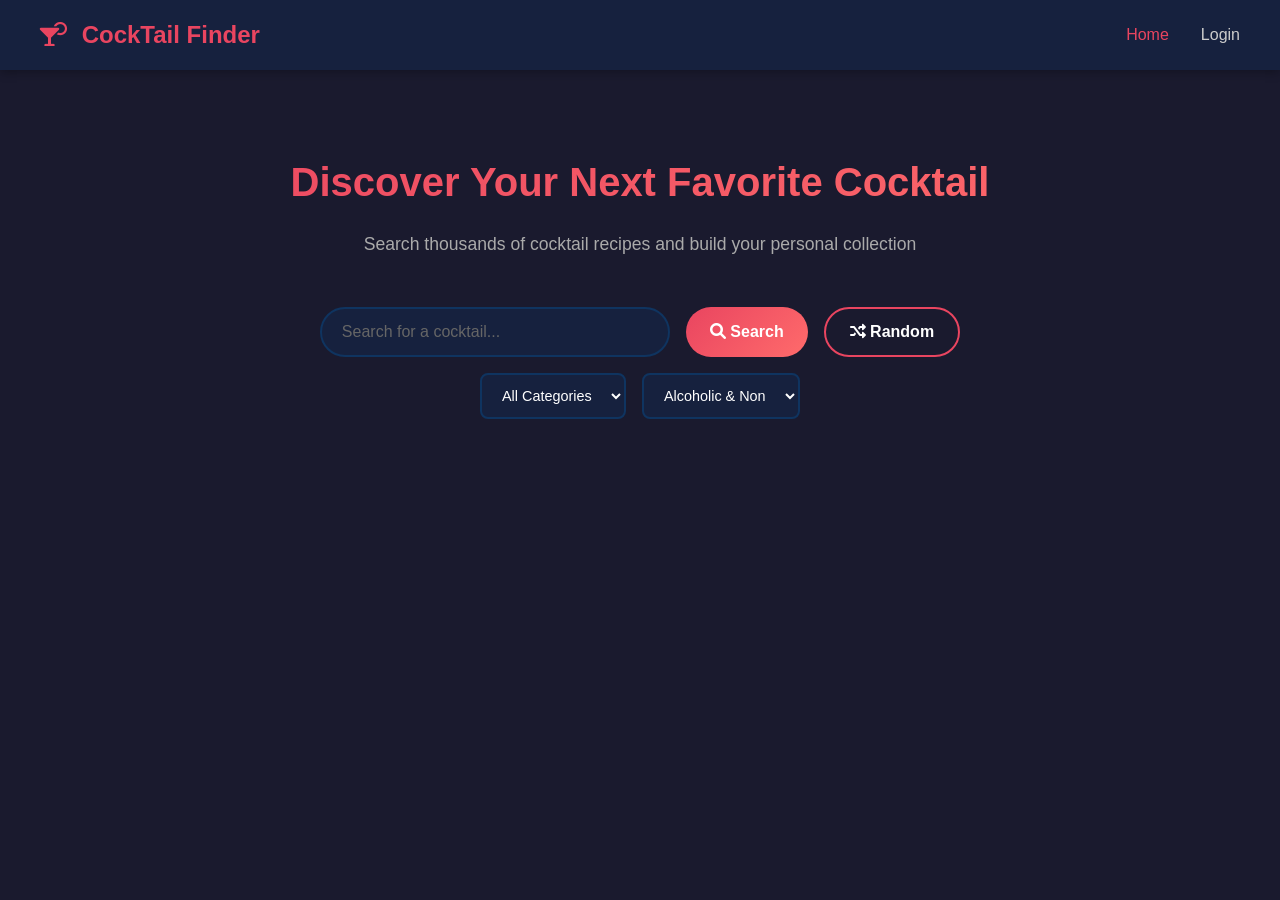
<file: src/main/webapp/index.html>
<!DOCTYPE html>
<html lang="en">
<head>
    <meta charset="UTF-8">
    <meta name="viewport" content="width=device-width, initial-scale=1.0">
    <title>Find your Cocktail</title>
    <link rel="stylesheet" href="css/styles.css">
    <link rel="stylesheet" href="https://cdnjs.cloudflare.com/ajax/libs/font-awesome/6.0.0/css/all.min.css">
</head>
<body>
<nav class="navbar">
    <div class="nav-container">
        <a href="index.html" class="nav-brand">
            <i class="fas fa-cocktail"></i> CockTail Finder
        </a>
        <div class="nav-links">
            <a href="index.html" class="nav-link active">Home</a>
            <a href="login.html" class="nav-link" id="loginLink">Login</a>
            <a href="favorites.html" class="nav-link" id="favoritesLink" style="display:none;">Favorites</a>
            <a href="mybar.html" class="nav-link" id="mybarLink" style="display:none;">My Bar</a>
            <a href="#" class="nav-link" id="logoutLink" style="display:none;">Logout</a>
        </div>
    </div>
</nav>

<div class="container">
    <div class="hero">
        <h1>Discover Your Next Favorite Cocktail</h1>
        <p>Search thousands of cocktail recipes and build your personal collection</p>
    </div>

    <div class="search-section">
        <div class="search-box">
            <input type="text" id="searchInput" placeholder="Search for a cocktail...">
            <button id="searchBtn"><i class="fas fa-search"></i> Search</button>
            <button id="randomBtn" class="secondary"><i class="fas fa-random"></i> Random</button>
        </div>

        <div class="filter-box">
            <select id="categoryFilter">
                <option value="">All Categories</option>
            </select>
            <select id="alcoholFilter">
                <option value="">Alcoholic & Non</option>
                <option value="Alcoholic">Alcoholic</option>
                <option value="Non_Alcoholic">Non-Alcoholic</option>
            </select>
        </div>
    </div>

    <div id="resultsContainer" class="results-grid">
        <!-- Results populated here -->
    </div>

    <div id="noResults" class="no-results" style="display:none;">
        <i class="fas fa-glass-martini-alt"></i>
        <p>No cocktails found. Try a different search!</p>
    </div>
</div>

<!-- Drink Detail Modal -->
<div id="drinkModal" class="modal">
    <div class="modal-content">
        <span class="close-btn">&times;</span>
        <div id="modalBody">
            <!-- Drink details populated here -->
        </div>
    </div>
</div>

<script src="js/index.js"></script>
</body>
</html>
</file>
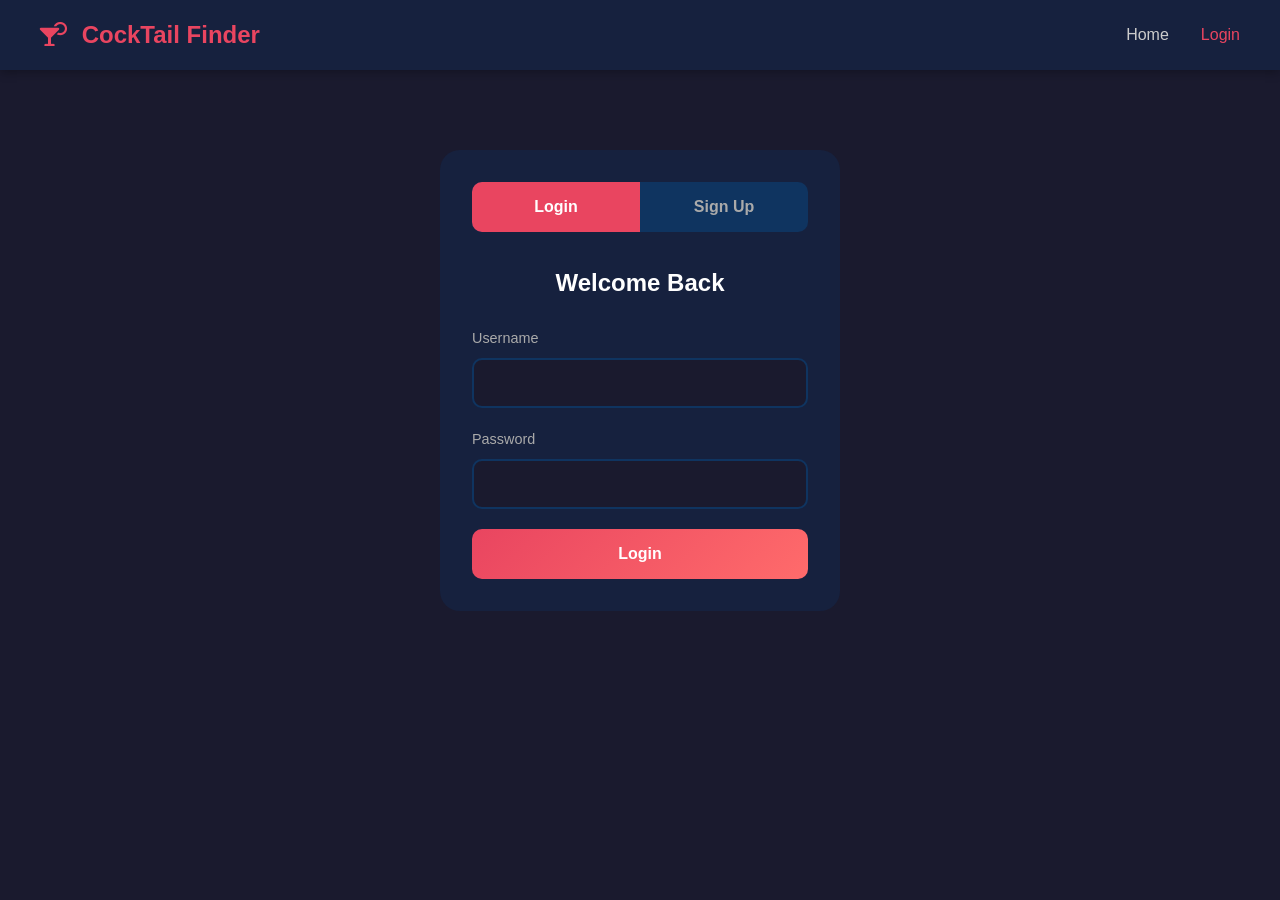
<file: src/main/webapp/favorites.html>
<!DOCTYPE html>
<html lang="en">
<head>
  <meta charset="UTF-8">
  <meta name="viewport" content="width=device-width, initial-scale=1.0">
  <title>CockTail - Favorites</title>
  <link rel="stylesheet" href="css/styles.css">
  <link rel="stylesheet" href="https://cdnjs.cloudflare.com/ajax/libs/font-awesome/6.0.0/css/all.min.css">
</head>
<body>
<nav class="navbar">
  <div class="nav-container">
    <a href="index.html" class="nav-brand">
      <i class="fas fa-cocktail"></i> CockTail Finder
    </a>
    <div class="nav-links">
      <a href="index.html" class="nav-link">Home</a>
      <a href="favorites.html" class="nav-link active" id="favoritesLink">Favorites</a>
      <a href="mybar.html" class="nav-link" id="mybarLink">My Bar</a>
      <a href="#" class="nav-link" id="logoutLink">Logout</a>
    </div>
  </div>
</nav>

<div class="container">
  <div class="page-header">
    <h1><i class="fas fa-heart"></i> My Favorites</h1>
    <p id="favoritesCount">0 cocktails saved</p>
  </div>

  <div id="favoritesContainer" class="results-grid">
    <!-- Favorites populated here -->
  </div>

  <div id="noFavorites" class="no-results" style="display:none;">
    <i class="fas fa-heart-broken"></i>
    <p>No favorites yet!</p>
    <a href="index.html" class="btn-link">Discover Cocktails</a>
  </div>
</div>

<!-- Drink Detail Modal -->
<div id="drinkModal" class="modal">
  <div class="modal-content">
    <span class="close-btn">&times;</span>
    <div id="modalBody">
      <!-- Drink details populated here -->
    </div>
  </div>
</div>

<script src="js/favorites.js"></script>
</body>
</html>
</file>
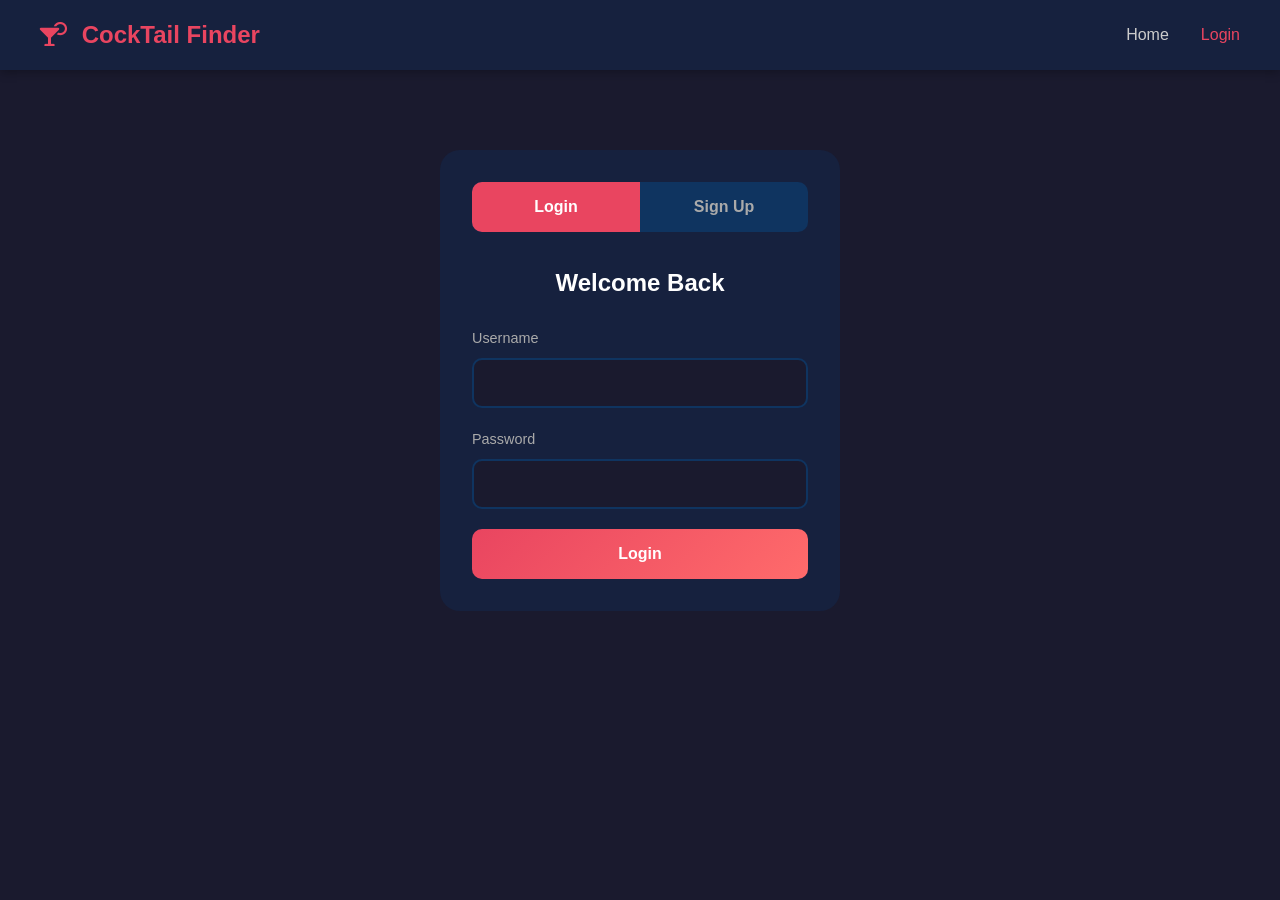
<file: src/main/webapp/login.html>
<!DOCTYPE html>
<html lang="en">
<head>
    <meta charset="UTF-8">
    <meta name="viewport" content="width=device-width, initial-scale=1.0">
    <title>CockTail - Login</title>
    <link rel="stylesheet" href="css/styles.css">
    <link rel="stylesheet" href="https://cdnjs.cloudflare.com/ajax/libs/font-awesome/6.0.0/css/all.min.css">
</head>
<body>
<nav class="navbar">
    <div class="nav-container">
        <a href="index.html" class="nav-brand">
            <i class="fas fa-cocktail"></i> CockTail Finder
        </a>
        <div class="nav-links">
            <a href="index.html" class="nav-link">Home</a>
            <a href="login.html" class="nav-link active">Login</a>
        </div>
    </div>
</nav>

<div class="container">
    <div class="auth-container">
        <div class="auth-tabs">
            <button class="auth-tab active" data-tab="login">Login</button>
            <button class="auth-tab" data-tab="register">Sign Up</button>
        </div>

        <!-- Login Form -->
        <form id="loginForm" class="auth-form">
            <h2>Welcome Back</h2>
            <div class="form-group">
                <label for="loginUsername">Username</label>
                <input type="text" id="loginUsername" required>
            </div>
            <div class="form-group">
                <label for="loginPassword">Password</label>
                <input type="password" id="loginPassword" required>
            </div>
            <div id="loginError" class="error-message"></div>
            <button type="submit" class="auth-btn">Login</button>
        </form>

        <!-- Register Form -->
        <form id="registerForm" class="auth-form" style="display:none;">
            <h2>Create Account</h2>
            <div class="form-group">
                <label for="registerUsername">Username</label>
                <input type="text" id="registerUsername" required>
            </div>
            <div class="form-group">
                <label for="registerEmail">Email</label>
                <input type="email" id="registerEmail" required>
            </div>
            <div class="form-group">
                <label for="registerPassword">Password</label>
                <input type="password" id="registerPassword" required>
            </div>
            <div class="form-group">
                <label for="confirmPassword">Confirm Password</label>
                <input type="password" id="confirmPassword" required>
            </div>
            <div id="registerError" class="error-message"></div>
            <button type="submit" class="auth-btn">Sign Up</button>
        </form>
    </div>
</div>

<script src="js/login.js"></script>
</body>
</html>
</file>
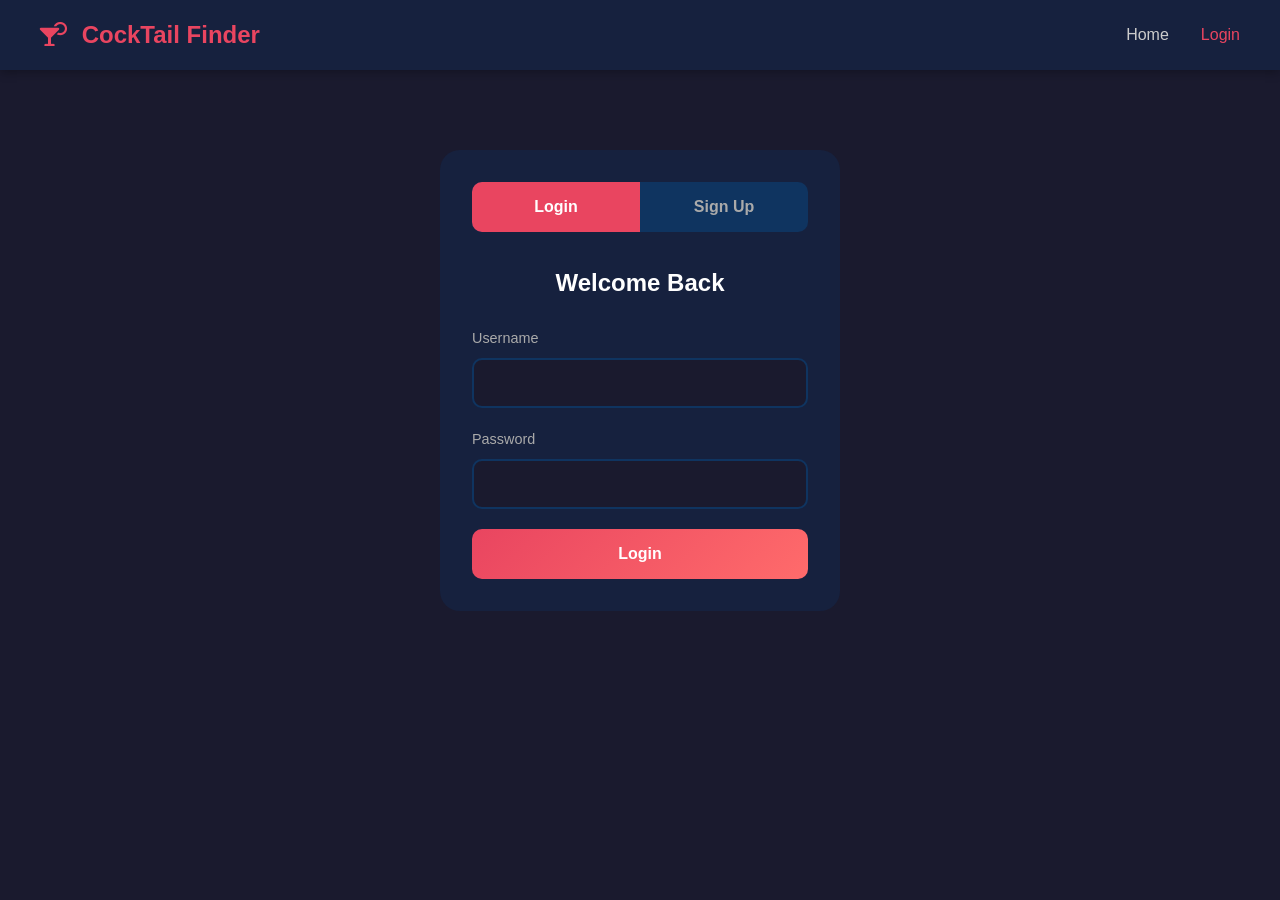
<file: src/main/webapp/mybar.html>
<!DOCTYPE html>
<html lang="en">
<head>
    <meta charset="UTF-8">
    <meta name="viewport" content="width=device-width, initial-scale=1.0">
    <title>CockTail - My Bar</title>
    <link rel="stylesheet" href="css/styles.css">
    <link rel="stylesheet" href="https://cdnjs.cloudflare.com/ajax/libs/font-awesome/6.0.0/css/all.min.css">
</head>
<body>
<nav class="navbar">
    <div class="nav-container">
        <a href="index.html" class="nav-brand">
            <i class="fas fa-cocktail"></i> CockTail Finder
        </a>
        <div class="nav-links">
            <a href="index.html" class="nav-link">Home</a>
            <a href="favorites.html" class="nav-link" id="favoritesLink">Favorites</a>
            <a href="mybar.html" class="nav-link active" id="mybarLink">My Bar</a>
            <a href="#" class="nav-link" id="logoutLink">Logout</a>
        </div>
    </div>
</nav>

<div class="container">
    <div class="page-header">
        <h1><i class="fas fa-chart-bar"></i> My Bar Analytics</h1>
        <p>Your cocktail collection at a glance</p>
    </div>

    <!-- Stats Cards -->
    <div class="stats-grid">
        <div class="stat-card">
            <div class="stat-icon"><i class="fas fa-glass-martini-alt"></i></div>
            <div class="stat-value" id="totalDrinks">0</div>
            <div class="stat-label">Total Drinks</div>
        </div>
        <div class="stat-card">
            <div class="stat-icon"><i class="fas fa-wine-bottle"></i></div>
            <div class="stat-value" id="alcoholicCount">0</div>
            <div class="stat-label">Alcoholic</div>
        </div>
        <div class="stat-card">
            <div class="stat-icon"><i class="fas fa-mug-hot"></i></div>
            <div class="stat-value" id="nonAlcoholicCount">0</div>
            <div class="stat-label">Non-Alcoholic</div>
        </div>
        <div class="stat-card">
            <div class="stat-icon"><i class="fas fa-list"></i></div>
            <div class="stat-value" id="avgIngredients">0</div>
            <div class="stat-label">Avg Ingredients</div>
        </div>
    </div>

    <!-- Breakdowns -->
    <div class="breakdown-grid">
        <div class="breakdown-card">
            <h3><i class="fas fa-tags"></i> Categories</h3>
            <div id="categoryBreakdown" class="breakdown-list">
                <!-- Populated by JS -->
            </div>
        </div>
        <div class="breakdown-card">
            <h3><i class="fas fa-flask"></i> Base Spirits</h3>
            <div id="spiritBreakdown" class="breakdown-list">
                <!-- Populated by JS -->
            </div>
        </div>
        <div class="breakdown-card">
            <h3><i class="fas fa-wine-glass"></i> Glass Types</h3>
            <div id="glassBreakdown" class="breakdown-list">
                <!-- Populated by JS -->
            </div>
        </div>
    </div>

    <!-- Collection List -->
    <div class="collection-section">
        <h2><i class="fas fa-list-ul"></i> Your Collection</h2>
        <div id="collectionList" class="collection-grid">
            <!-- Populated by JS -->
        </div>
    </div>

    <div id="emptyBar" class="no-results" style="display:none;">
        <i class="fas fa-glass-whiskey"></i>
        <p>Your bar is empty!</p>
        <a href="index.html" class="btn-link">Start Adding Drinks</a>
    </div>
</div>

<script src="js/mybar.js"></script>
</body>
</html>
</file>
<file: src/main/webapp/css/styles.css>
/* ========== RESET & BASE ========== */
* {
    margin: 0;
    padding: 0;
    box-sizing: border-box;
}

body {
    font-family: 'Segoe UI', Tahoma, Geneva, Verdana, sans-serif;
    background-color: #1a1a2e;
    color: #fff;
    min-height: 100vh;
    line-height: 1.6;
}

a {
    text-decoration: none;
    color: inherit;
}

/* ========== NAVBAR ========== */
.navbar {
    background-color: #16213e;
    padding: 1rem 2rem;
    position: sticky;
    top: 0;
    z-index: 1000;
    box-shadow: 0 2px 10px rgba(0, 0, 0, 0.3);
}

.nav-container {
    max-width: 1200px;
    margin: 0 auto;
    display: flex;
    justify-content: space-between;
    align-items: center;
}

.nav-brand {
    font-size: 1.5rem;
    font-weight: bold;
    color: #e94560;
}

.nav-brand i {
    margin-right: 0.5rem;
}

.nav-links {
    display: flex;
    gap: 2rem;
}

.nav-link {
    color: #ccc;
    transition: color 0.3s;
    font-weight: 500;
}

.nav-link:hover,
.nav-link.active {
    color: #e94560;
}

/* ========== CONTAINER ========== */
.container {
    max-width: 1200px;
    margin: 0 auto;
    padding: 2rem;
}

/* ========== HERO ========== */
.hero {
    text-align: center;
    padding: 3rem 0;
}

.hero h1 {
    font-size: 2.5rem;
    margin-bottom: 1rem;
    background: linear-gradient(135deg, #e94560, #ff6b6b);
    -webkit-background-clip: text;
    -webkit-text-fill-color: transparent;
    background-clip: text;
}

.hero p {
    color: #aaa;
    font-size: 1.1rem;
}

/* ========== SEARCH SECTION ========== */
.search-section {
    margin-bottom: 2rem;
}

.search-box {
    display: flex;
    justify-content: center;
    gap: 1rem;
    margin-bottom: 1rem;
    flex-wrap: wrap;
}

.search-box input {
    padding: 0.875rem 1.25rem;
    width: 350px;
    border: none;
    border-radius: 50px;
    font-size: 1rem;
    background-color: #16213e;
    color: #fff;
    border: 2px solid #0f3460;
    transition: border-color 0.3s;
}

.search-box input:focus {
    outline: none;
    border-color: #e94560;
}

.search-box input::placeholder {
    color: #666;
}

.search-box button {
    padding: 0.875rem 1.5rem;
    background: linear-gradient(135deg, #e94560, #ff6b6b);
    color: #fff;
    border: none;
    border-radius: 50px;
    cursor: pointer;
    font-size: 1rem;
    font-weight: 600;
    transition: transform 0.2s, box-shadow 0.2s;
}

.search-box button:hover {
    transform: translateY(-2px);
    box-shadow: 0 4px 15px rgba(233, 69, 96, 0.4);
}

.search-box button.secondary {
    background: transparent;
    border: 2px solid #e94560;
}

.search-box button.secondary:hover {
    background: rgba(233, 69, 96, 0.1);
}

.filter-box {
    display: flex;
    justify-content: center;
    gap: 1rem;
    flex-wrap: wrap;
}

.filter-box select {
    padding: 0.75rem 1rem;
    border: none;
    border-radius: 8px;
    background-color: #16213e;
    color: #fff;
    border: 2px solid #0f3460;
    cursor: pointer;
    font-size: 0.9rem;
}

.filter-box select:focus {
    outline: none;
    border-color: #e94560;
}

/* ========== RESULTS GRID ========== */
.results-grid {
    display: grid;
    grid-template-columns: repeat(auto-fill, minmax(280px, 1fr));
    gap: 1.5rem;
}

/* ========== DRINK CARD ========== */
.drink-card {
    background-color: #16213e;
    border-radius: 16px;
    overflow: hidden;
    transition: transform 0.3s, box-shadow 0.3s;
    cursor: pointer;
    position: relative;
}

.drink-card:hover {
    transform: translateY(-8px);
    box-shadow: 0 12px 30px rgba(0, 0, 0, 0.4);
}

.drink-card img {
    width: 100%;
    height: 200px;
    object-fit: cover;
}

.drink-card-content {
    padding: 1.25rem;
}

.drink-card h3 {
    font-size: 1.1rem;
    margin-bottom: 0.5rem;
    color: #fff;
}

.drink-card-meta {
    display: flex;
    justify-content: space-between;
    align-items: center;
    margin-top: 0.5rem;
}

.drink-card .category {
    color: #e94560;
    font-size: 0.85rem;
    font-weight: 500;
}

.drink-card .alcoholic {
    color: #aaa;
    font-size: 0.8rem;
    background-color: #0f3460;
    padding: 0.25rem 0.75rem;
    border-radius: 20px;
}

.favorite-btn {
    position: absolute;
    top: 1rem;
    right: 1rem;
    background: rgba(0, 0, 0, 0.6);
    border: none;
    width: 40px;
    height: 40px;
    border-radius: 50%;
    cursor: pointer;
    display: flex;
    align-items: center;
    justify-content: center;
    transition: background 0.3s, transform 0.2s;
}

.favorite-btn:hover {
    background: rgba(0, 0, 0, 0.8);
    transform: scale(1.1);
}

.favorite-btn i {
    color: #fff;
    font-size: 1.1rem;
}

.favorite-btn.active i {
    color: #e94560;
}

/* ========== NO RESULTS ========== */
.no-results {
    text-align: center;
    padding: 4rem;
    color: #666;
}

.no-results i {
    font-size: 4rem;
    margin-bottom: 1rem;
    color: #0f3460;
}

.no-results p {
    font-size: 1.2rem;
    margin-bottom: 1rem;
}

.btn-link {
    display: inline-block;
    padding: 0.75rem 1.5rem;
    background: linear-gradient(135deg, #e94560, #ff6b6b);
    color: #fff;
    border-radius: 50px;
    font-weight: 600;
    transition: transform 0.2s;
}

.btn-link:hover {
    transform: translateY(-2px);
}

/* ========== MODAL ========== */
.modal {
    display: none;
    position: fixed;
    top: 0;
    left: 0;
    width: 100%;
    height: 100%;
    background: rgba(0, 0, 0, 0.8);
    z-index: 2000;
    justify-content: center;
    align-items: center;
    padding: 2rem;
}

.modal.active {
    display: flex;
}

.modal-content {
    background: #16213e;
    border-radius: 20px;
    max-width: 600px;
    width: 100%;
    max-height: 90vh;
    overflow-y: auto;
    position: relative;
}

.close-btn {
    position: absolute;
    top: 1rem;
    right: 1.5rem;
    font-size: 2rem;
    cursor: pointer;
    color: #aaa;
    transition: color 0.3s;
    z-index: 10;
}

.close-btn:hover {
    color: #e94560;
}

.modal-drink-image {
    width: 100%;
    height: 300px;
    object-fit: cover;
    border-radius: 20px 20px 0 0;
}

.modal-drink-details {
    padding: 1.5rem;
}

.modal-drink-details h2 {
    font-size: 1.8rem;
    margin-bottom: 0.5rem;
}

.modal-drink-details .meta {
    display: flex;
    gap: 1rem;
    margin-bottom: 1.5rem;
    flex-wrap: wrap;
}

.modal-drink-details .meta span {
    background: #0f3460;
    padding: 0.4rem 1rem;
    border-radius: 20px;
    font-size: 0.85rem;
}

.modal-drink-details h3 {
    color: #e94560;
    margin: 1.5rem 0 1rem;
    font-size: 1.1rem;
}

.ingredients-list {
    list-style: none;
}

.ingredients-list li {
    padding: 0.5rem 0;
    border-bottom: 1px solid #0f3460;
    display: flex;
    justify-content: space-between;
}

.ingredients-list li:last-child {
    border-bottom: none;
}

.instructions {
    color: #ccc;
    line-height: 1.8;
}

.modal-actions {
    display: flex;
    gap: 1rem;
    margin-top: 1.5rem;
}

.modal-actions button {
    flex: 1;
    padding: 0.875rem;
    border: none;
    border-radius: 10px;
    cursor: pointer;
    font-size: 1rem;
    font-weight: 600;
    transition: transform 0.2s;
}

.modal-actions button:hover {
    transform: translateY(-2px);
}

.modal-actions .favorite-action {
    background: linear-gradient(135deg, #e94560, #ff6b6b);
    color: #fff;
}

.modal-actions .favorite-action.active {
    background: #0f3460;
}

/* ========== AUTH STYLES ========== */
.auth-container {
    max-width: 400px;
    margin: 3rem auto;
    background: #16213e;
    border-radius: 20px;
    padding: 2rem;
}

.auth-tabs {
    display: flex;
    margin-bottom: 2rem;
    border-radius: 10px;
    overflow: hidden;
    background: #0f3460;
}

.auth-tab {
    flex: 1;
    padding: 1rem;
    border: none;
    background: transparent;
    color: #aaa;
    cursor: pointer;
    font-size: 1rem;
    font-weight: 600;
    transition: all 0.3s;
}

.auth-tab.active {
    background: #e94560;
    color: #fff;
}

.auth-form h2 {
    text-align: center;
    margin-bottom: 1.5rem;
    color: #fff;
}

.form-group {
    margin-bottom: 1.25rem;
}

.form-group label {
    display: block;
    margin-bottom: 0.5rem;
    color: #aaa;
    font-size: 0.9rem;
}

.form-group input {
    width: 100%;
    padding: 0.875rem 1rem;
    border: 2px solid #0f3460;
    border-radius: 10px;
    background: #1a1a2e;
    color: #fff;
    font-size: 1rem;
    transition: border-color 0.3s;
}

.form-group input:focus {
    outline: none;
    border-color: #e94560;
}

.error-message {
    color: #ff6b6b;
    font-size: 0.85rem;
    margin-bottom: 1rem;
    text-align: center;
}

.auth-btn {
    width: 100%;
    padding: 1rem;
    background: linear-gradient(135deg, #e94560, #ff6b6b);
    color: #fff;
    border: none;
    border-radius: 10px;
    cursor: pointer;
    font-size: 1rem;
    font-weight: 600;
    transition: transform 0.2s, box-shadow 0.2s;
}

.auth-btn:hover {
    transform: translateY(-2px);
    box-shadow: 0 4px 15px rgba(233, 69, 96, 0.4);
}

/* ========== PAGE HEADER ========== */
.page-header {
    margin-bottom: 2rem;
}

.page-header h1 {
    font-size: 2rem;
    margin-bottom: 0.5rem;
}

.page-header h1 i {
    color: #e94560;
    margin-right: 0.5rem;
}

.page-header p {
    color: #aaa;
}

/* ========== STATS GRID ========== */
.stats-grid {
    display: grid;
    grid-template-columns: repeat(auto-fit, minmax(200px, 1fr));
    gap: 1.5rem;
    margin-bottom: 2rem;
}

.stat-card {
    background: linear-gradient(135deg, #16213e, #0f3460);
    border-radius: 16px;
    padding: 1.5rem;
    text-align: center;
}

.stat-icon {
    font-size: 2rem;
    color: #e94560;
    margin-bottom: 0.5rem;
}

.stat-value {
    font-size: 2.5rem;
    font-weight: bold;
    color: #fff;
}

.stat-label {
    color: #aaa;
    font-size: 0.9rem;
    margin-top: 0.25rem;
}

/* ========== BREAKDOWN GRID ========== */
.breakdown-grid {
    display: grid;
    grid-template-columns: repeat(auto-fit, minmax(300px, 1fr));
    gap: 1.5rem;
    margin-bottom: 2rem;
}

.breakdown-card {
    background: #16213e;
    border-radius: 16px;
    padding: 1.5rem;
}

.breakdown-card h3 {
    margin-bottom: 1rem;
    color: #fff;
    font-size: 1.1rem;
}

.breakdown-card h3 i {
    color: #e94560;
    margin-right: 0.5rem;
}

.breakdown-list {
    display: flex;
    flex-direction: column;
    gap: 0.75rem;
}

.breakdown-item {
    display: flex;
    justify-content: space-between;
    align-items: center;
}

.breakdown-item .label {
    color: #ccc;
}

.breakdown-item .value {
    background: #0f3460;
    padding: 0.25rem 0.75rem;
    border-radius: 20px;
    font-size: 0.85rem;
    color: #e94560;
    font-weight: 600;
}

.breakdown-bar {
    height: 8px;
    background: #0f3460;
    border-radius: 4px;
    margin-top: 0.25rem;
    overflow: hidden;
}

.breakdown-bar-fill {
    height: 100%;
    background: linear-gradient(135deg, #e94560, #ff6b6b);
    border-radius: 4px;
}

/* ========== COLLECTION SECTION ========== */
.collection-section {
    background: #16213e;
    border-radius: 16px;
    padding: 1.5rem;
}

.collection-section h2 {
    margin-bottom: 1.5rem;
    color: #fff;
}

.collection-section h2 i {
    color: #e94560;
    margin-right: 0.5rem;
}

.collection-grid {
    display: grid;
    grid-template-columns: repeat(auto-fill, minmax(250px, 1fr));
    gap: 1rem;
}

.collection-item {
    display: flex;
    align-items: center;
    gap: 1rem;
    padding: 1rem;
    background: #0f3460;
    border-radius: 12px;
    transition: transform 0.2s;
}

.collection-item:hover {
    transform: translateX(5px);
}

.collection-item img {
    width: 60px;
    height: 60px;
    border-radius: 10px;
    object-fit: cover;
}

.collection-item-details h4 {
    font-size: 1rem;
    margin-bottom: 0.25rem;
}

.collection-item-details p {
    color: #aaa;
    font-size: 0.85rem;
}

/* ========== RESPONSIVE ========== */
@media (max-width: 768px) {
    .nav-container {
        flex-direction: column;
        gap: 1rem;
    }

    .nav-links {
        gap: 1rem;
    }

    .hero h1 {
        font-size: 1.8rem;
    }

    .search-box {
        flex-direction: column;
        align-items: center;
    }

    .search-box input {
        width: 100%;
    }

    .stats-grid {
        grid-template-columns: repeat(2, 1fr);
    }
}
</file>
